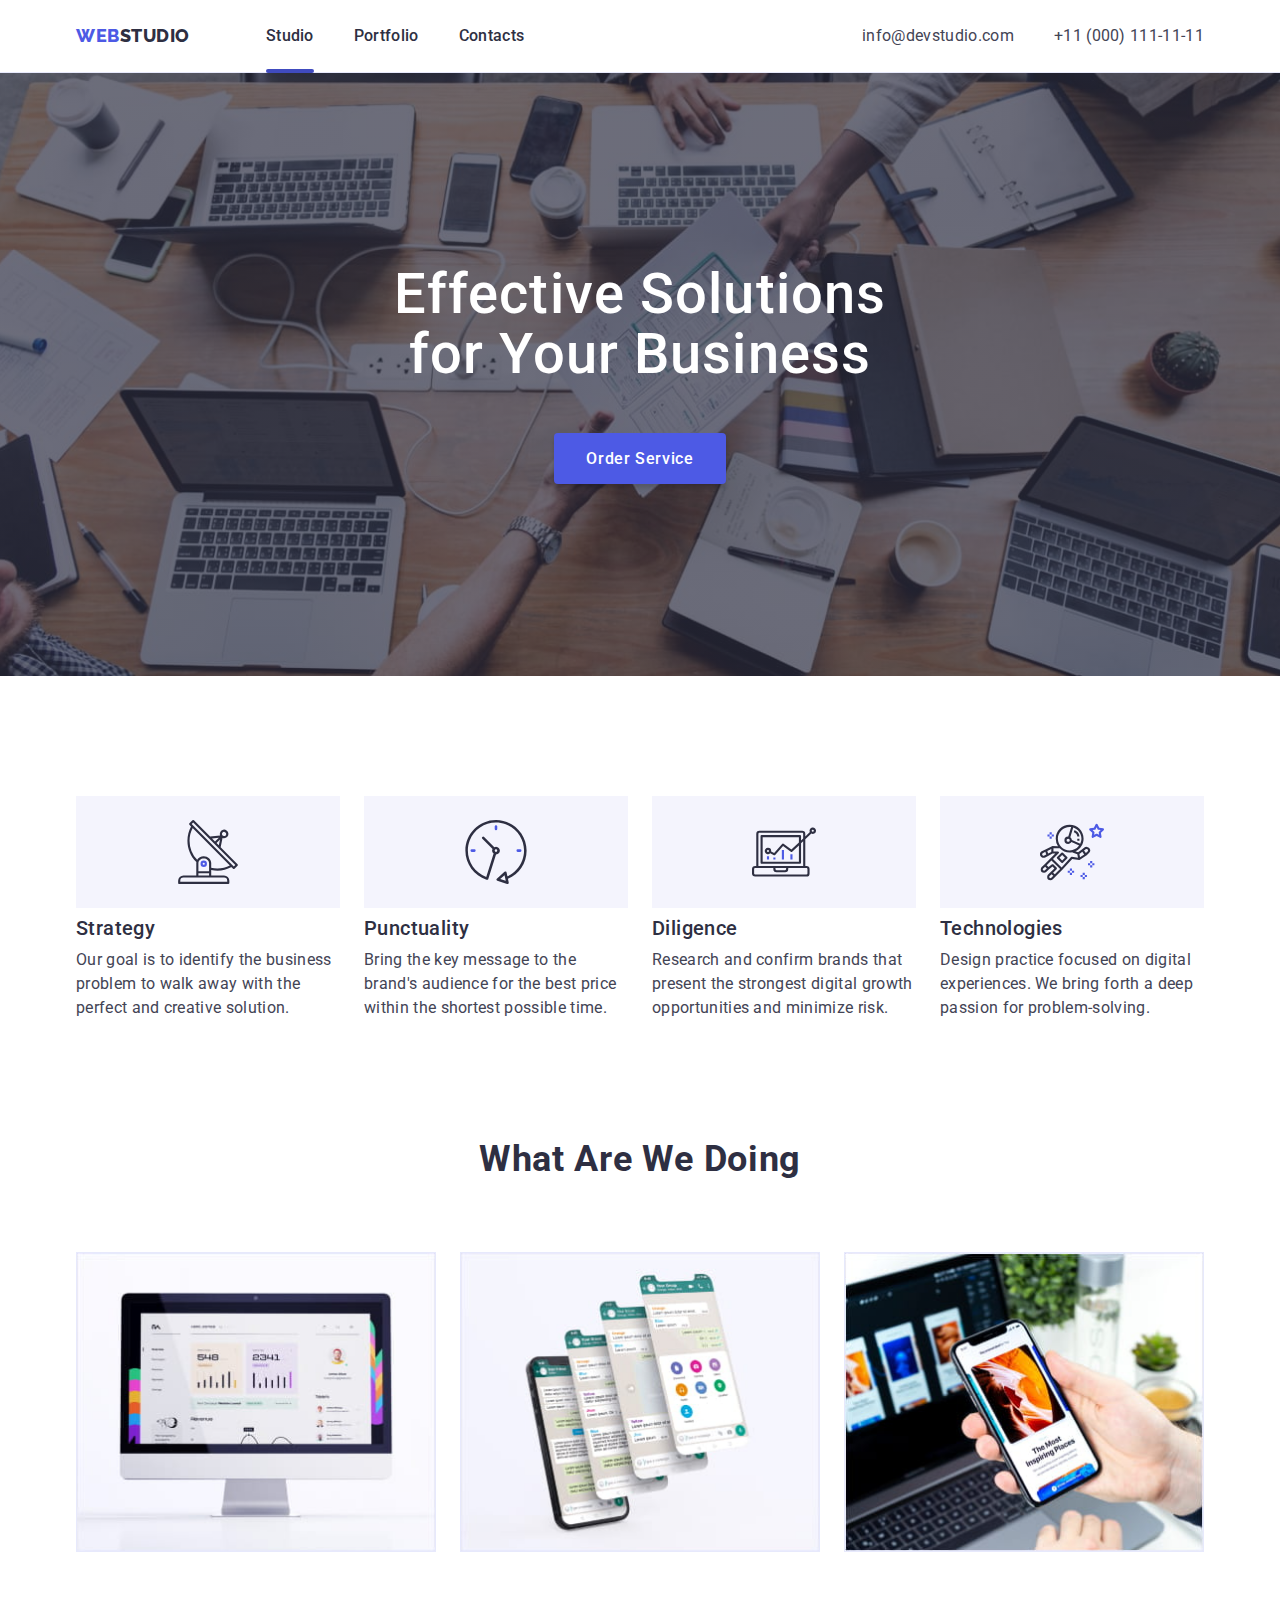
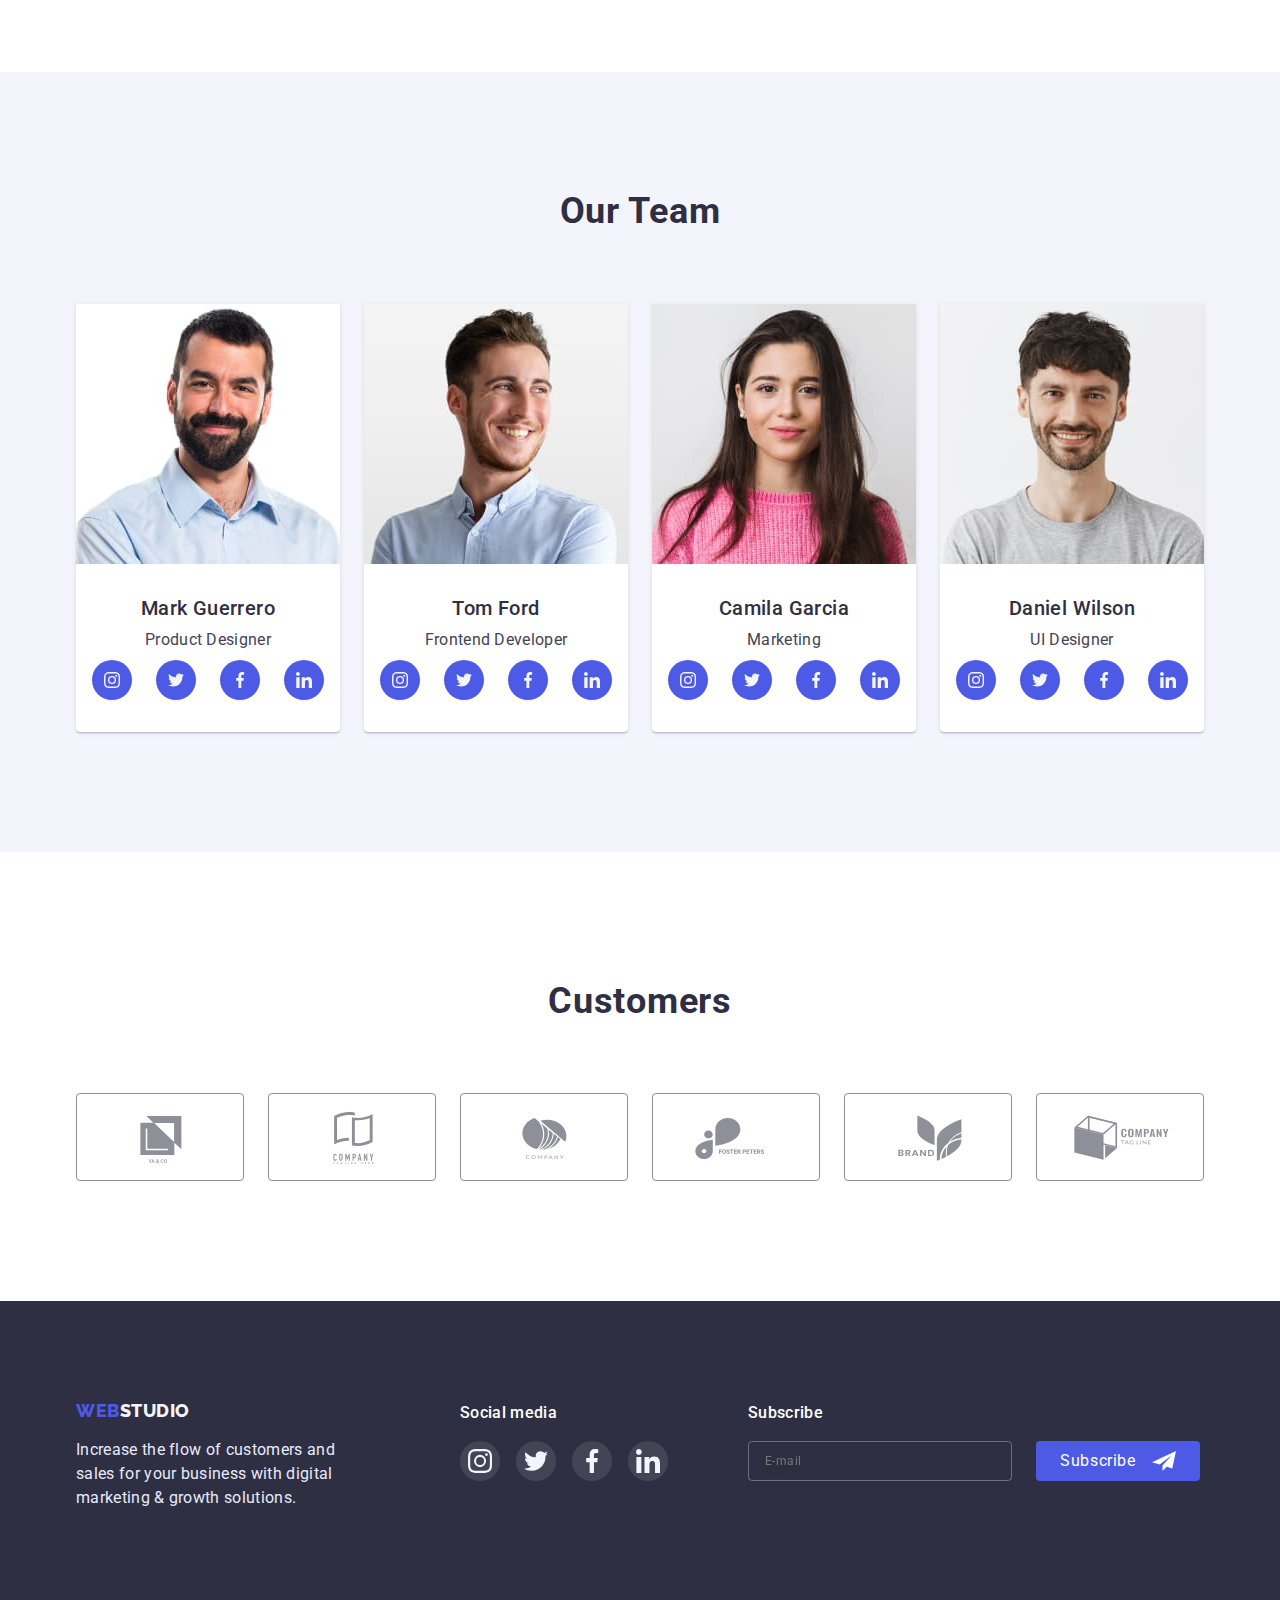
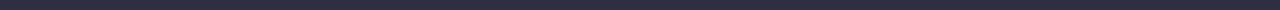
<file: index.html>
<!DOCTYPE html>
<html lang="en">
  <head>
    <meta charset="UTF-8" />
    <meta http-equiv="X-UA-Compatible" content="IE=edge" />
    <meta name="viewport" content="width=device-width, initial-scale=1.0" />
    <title>Document</title>
    <link rel="stylesheet" href="./css/modern-normalize.css" />
    <link rel="stylesheet" href="./css/styles.css" />
    <link rel="preconnect" href="https://fonts.googleapis.com" />
    <link rel="preconnect" href="https://fonts.gstatic.com" crossorigin />
    <link
      href="https://fonts.googleapis.com/css2?family=Raleway:wght@800&family=Roboto:wght@400;500;700;900&display=swap"
      rel="stylesheet"
    />
  </head>
  <body>
    <!--Шапка сторінки-->
    <header class="header">
      <div class="container header-container">
        <!--Логотип-->
        <a href="./index.html" class="logo"
          ><span class="web">Web</span>studio</a
        >

        <!--Розділ основної навігації з посиланнями на секції поточної або інших сторінок-->
        <nav class="navigation">
          <ul class="navigation-list">
            <li>
              <a href="./index.html" class="navigation-link current">Studio</a>
            </li>

            <li>
              <a href="./portfolio.html" class="navigation-link">Portfolio</a>
            </li>

            <li>
              <a href="" class="navigation-link">Contacts</a>
            </li>
          </ul>
        </nav>

        <!--Електронна пошта-->
        <a href="mailto:info@devstudio.com" class="contacts email"
          >info@devstudio.com</a
        >

        <!--Телефонний номер-->
        <a href="tel:+11(000)111-11-11" class="contacts">+11 (000) 111-11-11</a>
      </div>
    </header>

    <!--Основний унікальний контент сторінки-->
    <main>
      <!--Герой-->
      <section class="hero">
        <div class="container hero-container">
          <!--Заголовок-->
          <h1 class="hero-title">
            Effective Solutions<br />
            for Your Business
          </h1>
          <!--Кнопка-->
          <button data-modal-open class="hero-btn">Order Service</button>
        </div>
      </section>
      <!--Переваги компанії-->
      <section class="characteristics">
        <div class="container">
          <ul class="benefits">
            <li class="characteristics-item">
              <div class="icon-wrapper benefits">
                <svg width="64" height="64">
                  <use href="./images/icons.svg#icon-antenna"></use>
                </svg>
              </div>
              <h3 class="header-three-title benefits-header">Strategy</h3>
              <p class="paragraph-text">
                Our goal is to identify the business problem to walk away with
                the perfect and creative solution.
              </p>
            </li>

            <li class="characteristics-item">
              <div class="icon-wrapper benefits">
                <svg width="64" height="64">
                  <use href="./images/icons.svg#icon-clock"></use>
                </svg>
              </div>
              <h3 class="header-three-title benefits-header">Punctuality</h3>
              <p class="paragraph-text">
                Bring the key message to the brand's audience for the best price
                within the shortest possible time.
              </p>
            </li>

            <li class="characteristics-item">
              <div class="icon-wrapper benefits">
                <svg width="64" height="64">
                  <use href="./images/icons.svg#icon-diagram"></use>
                </svg>
              </div>
              <h3 class="header-three-title benefits-header">Diligence</h3>
              <p class="paragraph-text">
                Research and confirm brands that present the strongest digital
                growth opportunities and minimize risk.
              </p>
            </li>

            <li class="characteristics-item">
              <div class="icon-wrapper benefits">
                <svg width="64" height="64">
                  <use href="./images/icons.svg#icon-astronaut"></use>
                </svg>
              </div>
              <h3 class="header-three-title benefits-header">Technologies</h3>
              <p class="paragraph-text">
                Design practice focused on digital experiences. We bring forth a
                deep passion for problem-solving.
              </p>
            </li>
          </ul>
        </div>
      </section>

      <!--Чим займається компанія-->
      <section class="what-company-does">
        <div class="container">
          <!--Заголовок секції-->
          <h2 class="headertwo-title">What are we doing</h2>
          <!--Фотографії платформ для яких створюються продукти-->
          <ul class="unordered-list wawd-photos-list">
            <li>
              <img
                src="images/Rectangle71.jpg"
                alt="Computer display"
                width="360"
                class="wawd-photos"
              />
            </li>
            <li>
              <img
                src="images/Rectangle72.jpg"
                alt="Smartphone screen"
                width="360"
                class="wawd-photos"
              />
            </li>
            <li>
              <img
                src="images/Rectangle73.jpg"
                alt="Smartphone and laptop"
                width="360"
                class="wawd-photos"
              />
            </li>
          </ul>
        </div>
      </section>

      <!--Члени команди-->
      <section class="our-team">
        <div class="container">
          <h2 class="headertwo-title">Our Team</h2>

          <ul class="unordered-list ot-ul">
            <li class="our-team-item">
              <img
                src="images/img1.jpg"
                alt="Grinning black-haired man"
                width="264"
              />
              <h3 class="header-three-title photocards-header">
                Mark Guerrero
              </h3>
              <p class="paragraph-text">Product Designer</p>
              <ul class="soc-list unordered-list">
                <li class="soc-list-item">
                  <a href="" class="soc-list link"
                    ><svg cwidth="16" height="16" class="soc-icon">
                      <use href="./images/icons.svg#icon-instagram"></use></svg
                  ></a>
                </li>
                <li class="soc-list-item">
                  <a href="" class="soc-list link"
                    ><svg width="16" height="16" class="soc-icon">
                      <use href="./images/icons.svg#icon-twitter"></use></svg
                  ></a>
                </li>
                <li class="soc-list-item">
                  <a href="" class="soc-list link"
                    ><svg width="16" height="16" class="soc-icon">
                      <use href="./images/icons.svg#icon-facebook"></use></svg
                  ></a>
                </li>
                <li class="soc-list-item">
                  <a href="" class="soc-list link"
                    ><svg width="16" height="16" class="soc-icon">
                      <use href="./images/icons.svg#icon-linkedin"></use></svg
                  ></a>
                </li>
              </ul>
            </li>

            <li class="our-team-item">
              <img src="images/img2.jpg" alt="Wide-smiling guy" width="264" />
              <h3 class="header-three-title photocards-header">Tom Ford</h3>
              <p class="paragraph-text">Frontend Developer</p>
              <ul class="soc-list unordered-list">
                <li class="soc-list-item">
                  <a href="" class="soc-list link"
                    ><svg width="16" height="16" class="soc-icon">
                      <use href="./images/icons.svg#icon-instagram"></use></svg
                  ></a>
                </li>
                <li class="soc-list-item">
                  <a href="" class="soc-list link"
                    ><svg width="16" height="16" class="soc-icon">
                      <use href="./images/icons.svg#icon-twitter"></use></svg
                  ></a>
                </li>
                <li class="soc-list-item">
                  <a href="" class="soc-list link"
                    ><svg width="16" height="16" class="soc-icon">
                      <use href="./images/icons.svg#icon-facebook"></use></svg
                  ></a>
                </li>
                <li class="soc-list-item">
                  <a href="" class="soc-list link"
                    ><svg width="16" height="16" class="soc-icon">
                      <use href="./images/icons.svg#icon-linkedin"></use></svg
                  ></a>
                </li>
              </ul>
            </li>

            <li class="our-team-item">
              <img
                src="images/img3.jpg"
                alt="The brunette looking in full-face"
                width="264"
              />
              <h3 class="header-three-title photocards-header">
                Camila Garcia
              </h3>
              <p class="paragraph-text">Marketing</p>
              <ul class="soc-list unordered-list">
                <li class="soc-list-item">
                  <a href="" class="soc-list link"
                    ><svg width="16" height="16" class="soc-icon">
                      <use href="./images/icons.svg#icon-instagram"></use></svg
                  ></a>
                </li>
                <li class="soc-list-item">
                  <a href="" class="soc-list link"
                    ><svg width="16" height="16" class="soc-icon">
                      <use href="./images/icons.svg#icon-twitter"></use></svg
                  ></a>
                </li>
                <li class="soc-list-item">
                  <a href="" class="soc-list link"
                    ><svg width="16" height="16" class="soc-icon">
                      <use href="./images/icons.svg#icon-facebook"></use></svg
                  ></a>
                </li>
                <li class="soc-list-item">
                  <a href="" class="soc-list link"
                    ><svg width="16" height="16" class="soc-icon">
                      <use href="./images/icons.svg#icon-linkedin"></use></svg
                  ></a>
                </li>
              </ul>
            </li>

            <li class="our-team-item">
              <img
                src="images/img4.jpg"
                alt="Young guy looking in full-face"
                width="264"
              />
              <h3 class="header-three-title photocards-header">
                Daniel Wilson
              </h3>
              <p class="paragraph-text">UI Designer</p>
              <ul class="soc-list unordered-list">
                <li class="soc-list-item">
                  <a href="" class="soc-list link"
                    ><svg width="16" height="16" class="soc-icon">
                      <use href="./images/icons.svg#icon-instagram"></use></svg
                  ></a>
                </li>
                <li class="soc-list-item">
                  <a href="" class="soc-list link"
                    ><svg width="16" height="16" class="soc-icon">
                      <use href="./images/icons.svg#icon-twitter"></use></svg
                  ></a>
                </li>
                <li class="soc-list-item">
                  <a href="" class="soc-list link"
                    ><svg width="16" height="16" class="soc-icon">
                      <use href="./images/icons.svg#icon-facebook"></use></svg
                  ></a>
                </li>
                <li class="soc-list-item">
                  <a href="" class="soc-list link"
                    ><svg width="16" height="16" class="soc-icon">
                      <use href="./images/icons.svg#icon-linkedin"></use></svg
                  ></a>
                </li>
              </ul>
            </li>
          </ul>
        </div>
      </section>

      <section class="customers">
        <div class="container customers-container">
          <h2 class="headertwo-title">Customers</h2>
          <ul class="customers-list unordered-list">
            <li class="customers-list-item">
              <a href="" class="customers-link">
                <svg width="104" height="56" class="customers-icon">
                  <use href="./images/icons.svg#icon-customers-1"></use>
                </svg>
              </a>
            </li>
            <li class="customers-list-item">
              <a href="" class="customers-link">
                <svg width="104" height="56" class="customers-icon">
                  <use href="./images/icons.svg#icon-customers-2"></use>
                </svg>
              </a>
            </li>
            <li class="customers-list-item">
              <a href="" class="customers-link">
                <svg width="104" height="56" class="customers-icon">
                  <use href="./images/icons.svg#icon-customers-3"></use>
                </svg>
              </a>
            </li>
            <li class="customers-list-item">
              <a href="" class="customers-link">
                <svg width="104" height="56" class="customers-icon">
                  <use href="./images/icons.svg#icon-customers-4"></use>
                </svg>
              </a>
            </li>
            <li class="customers-list-item">
              <a href="" class="customers-link">
                <svg width="104" height="56" class="customers-icon">
                  <use href="./images/icons.svg#icon-customers-5"></use>
                </svg>
              </a>
            </li>
            <li class="customers-list-item">
              <a href="" class="customers-link">
                <svg class="customers-icon" width="104" height="56">
                  <use href="./images/icons.svg#icon-customers-6"></use>
                </svg>
              </a>
            </li>
          </ul>
        </div>
      </section>
    </main>

    <!--Підвал сторінки-->
    <footer class="footer">
      <div class="container footer-container">
        <div>
          <a href="./index.html" class="logo-footer"
            ><span class="web-footer">Web</span>studio</a
          >
          <p class="footer-text">
            Increase the flow of customers and sales for your business with
            digital marketing & growth solutions.
          </p>
        </div>
        <div class="soc-media">
          <h4 class="social-media-header">Social media</h4>
          <ul class="unordered-list soc-media-list">
            <li class="soc-media-item">
              <a href="" class="soc-media link">
                <svg width="24px" height="24px" class="soc-media-icon">
                  <use href="./images/icons.svg#icon-instagram"></use></svg
              ></a>
            </li>
            <li class="soc-media-item">
              <a href="" class="soc-media link">
                <svg width="24px" height="24px" class="soc-media-icon">
                  <use href="./images/icons.svg#icon-twitter"></use></svg
              ></a>
            </li>
            <li class="soc-media-item">
              <a href="" class="soc-media link"
                ><svg width="24px" height="24px" class="soc-media-icon">
                  <use href="./images/icons.svg#icon-facebook"></use></svg
              ></a>
            </li>
            <li class="soc-media-item">
              <a href="" class="soc-media link">
                <svg width="24" height="24" class="soc-media-icon">
                  <use href="./images/icons.svg#icon-linkedin"></use></svg
              ></a>
            </li>
          </ul>
        </div>
        <form class="footer-form">
          <label for="email" class="subscribe">Subscribe</label>
          <div class="input-wrapper">
            <input
              id="email"
              type="email"
              name="email"
              class="footer-input"
              placeholder="E-mail"
              required
            />
            <button type="submit" class="btn-footer">
              <span class="btn-text">Subscribe</span
              ><svg class="btn-icon" width="24" height="24">
                <use href="./images/icons.svg#icon-telegram"></use>
              </svg>
            </button>
          </div>
        </form>
      </div>
    </footer>
    <div data-modal class="backdrop is-hidden">
      <div class="modal">
        <button data-modal-close class="close-modal">
          <svg class="icon icon-close">
            <use href="./images/icons.svg#icon-close"></use>
          </svg>
        </button>
        <p class="modal-header">
          Leave your contacts and we will call you back
        </p>
        <form class="modal-form">
          <label for="name" class="modal-labels first">Name</label>
          <div class="modal-input-wrapp">
            <input
              type="text"
              id="name"
              name="name"
              class="modal-inputs"
              placeholder=" "
              required
            />
            <svg class="input-icon" width="18" height="18">
              <use href="./images/icons.svg#icon-person"></use>
            </svg>
          </div>
          <label for="phone" class="modal-labels">Phone</label>
          <div class="modal-input-wrapp">
            <input
              type="tel"
              id="phone"
              name="phone"
              class="modal-inputs"
              placeholder=" "
              required
            />
            <svg class="input-icon" width="18" height="18">
              <use href="./images/icons.svg#icon-phone"></use>
            </svg>
          </div>
          <label for="email" class="modal-labels">Email</label>
          <div class="modal-input-wrapp">
            <input
              type="email"
              id="email"
              name="email"
              class="modal-inputs"
              placeholder=" "
              required
            />
            <svg class="input-icon" width="18" height="18">
              <use href="./images/icons.svg#icon-email"></use>
            </svg>
          </div>
          <div class="comment-wrapper">
            <label for="comment" class="modal-labels">Comment</label
            ><textarea
              name="comment"
              id="comment"
              class="comment-area"
              placeholder="Text input"
            ></textarea>
          </div>
          <div class="checkbox-wrapper">
            <input
              type="checkbox"
              id="policy-accepting"
              name="policy-accepting"
              class="custom-checkbox"
              required
            /><label for="policy-accepting" class="accepting-label"
              >I accept the terms and conditions of the&nbsp<a
                href=""
                class="priv-pol-link"
                >Privacy Policy</a
              ></label
            >
          </div>
          <div class="btn-modal-wrapper">
            <button type="submit" class="modal-submit">Send</button>
          </div>
        </form>
      </div>
    </div>
    <script src="./js/modal.js"></script>
  </body>
</html>
</file>
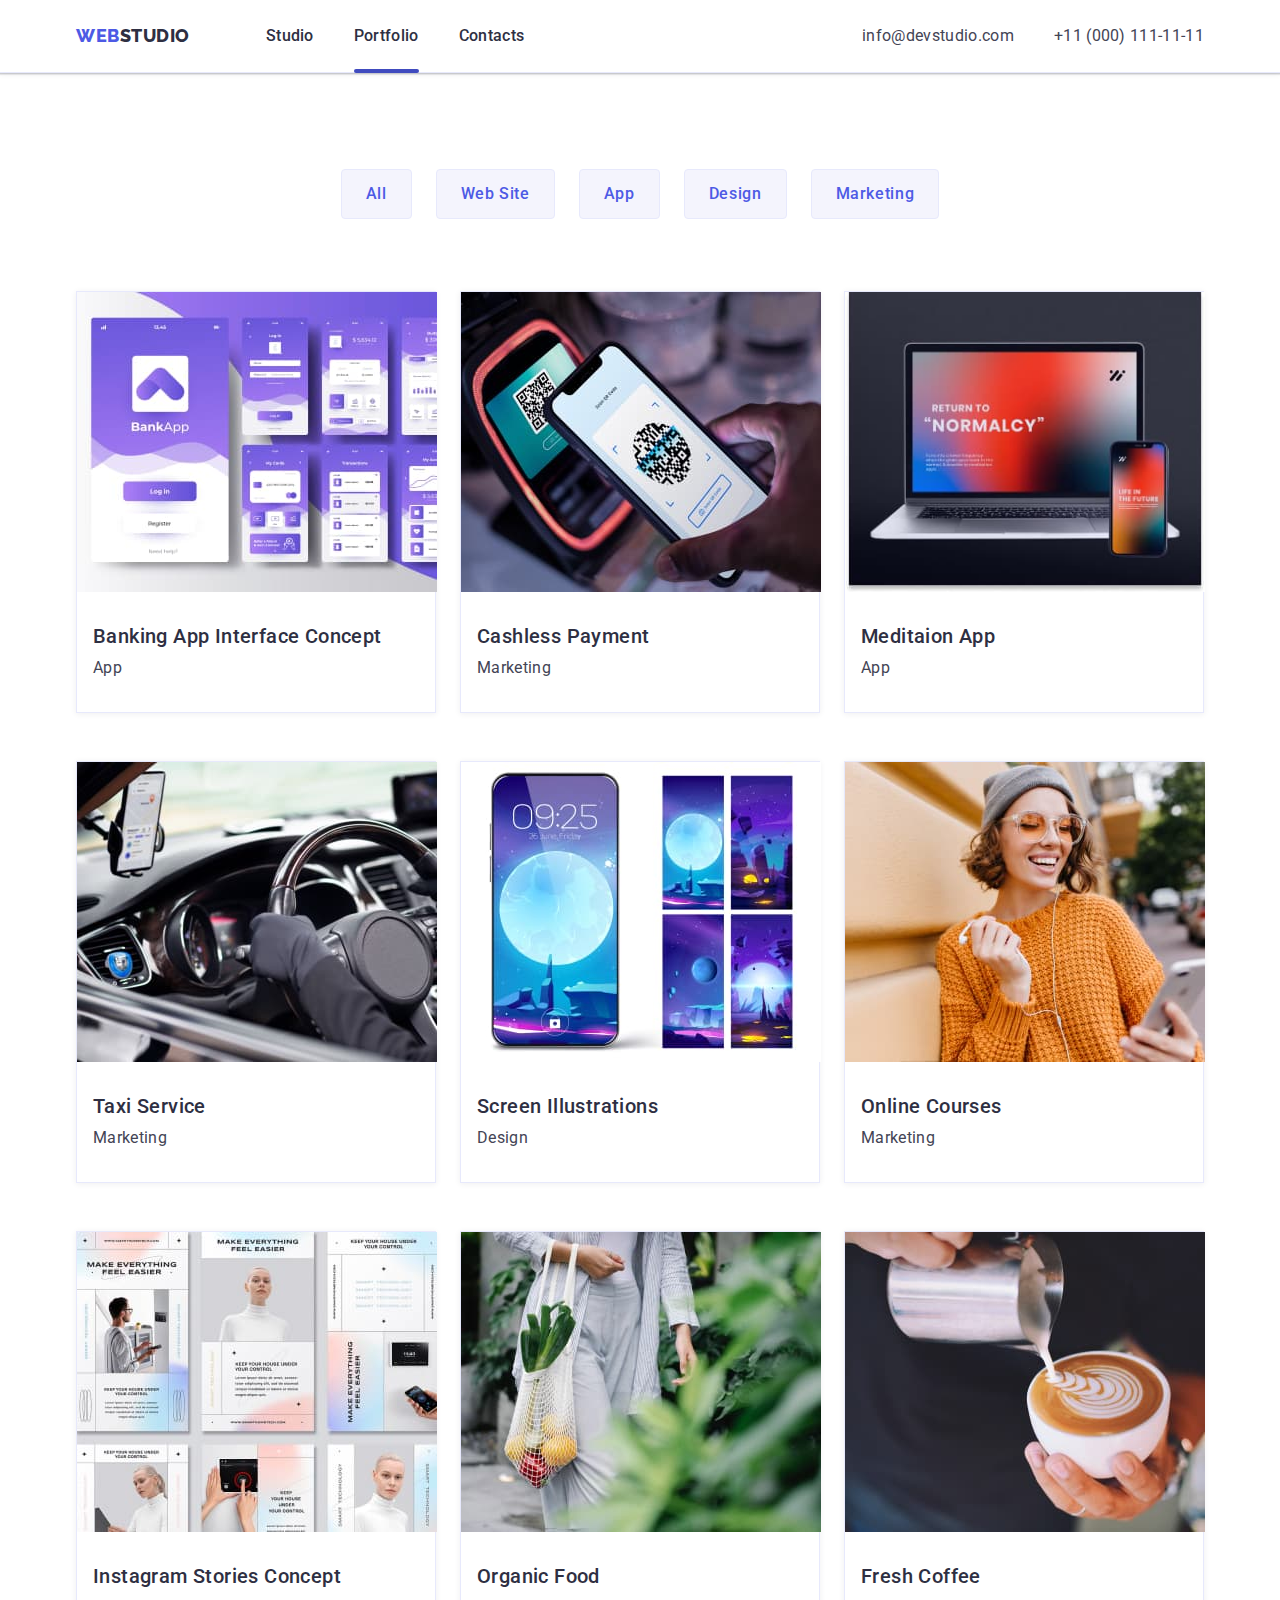
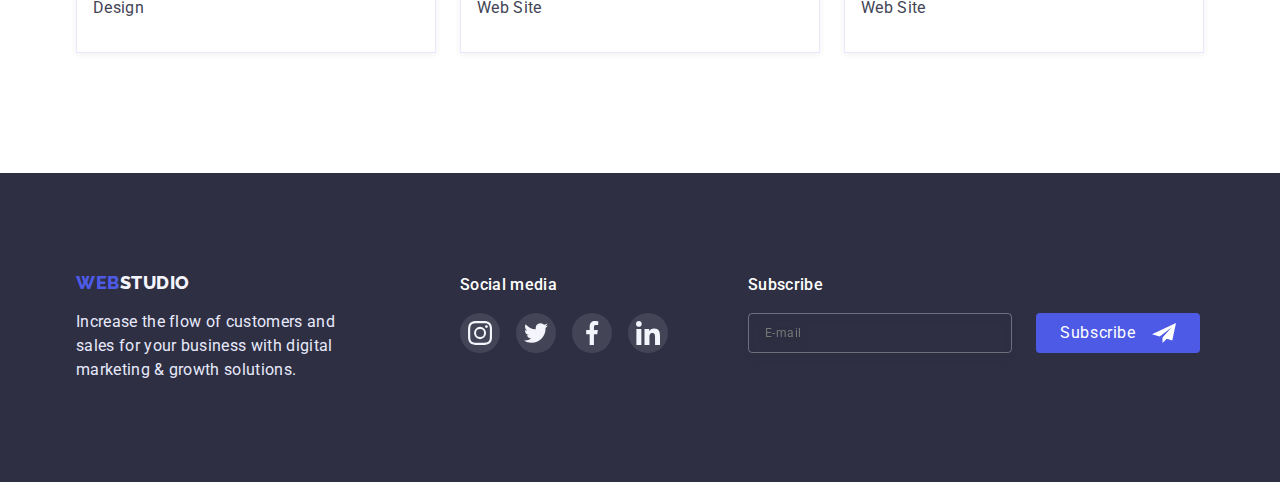
<file: portfolio.html>
<!DOCTYPE html>
<html lang="en">
  <head>
    <meta charset="UTF-8" />
    <meta http-equiv="X-UA-Compatible" content="IE=edge" />
    <meta name="viewport" content="width=device-width, initial-scale=1.0" />
    <title>Document</title>
    <link rel="stylesheet" href="./css/modern-normalize.css" />
    <link rel="stylesheet" href="./css/styles.css" />
    <link rel="preconnect" href="https://fonts.googleapis.com" />
    <link rel="preconnect" href="https://fonts.gstatic.com" crossorigin />
    <link
      href="https://fonts.googleapis.com/css2?family=Raleway:wght@800&family=Roboto:wght@400;500;700;900&display=swap"
      rel="stylesheet"
    />
  </head>
  <body>
    <!--Шапка сторінки-->
    <header class="header">
      <div class="container header-container">
        <!--Логотип-->
        <a href="./index.html" class="logo"
          ><span class="web">Web</span>studio</a
        >

        <!--Розділ основної навігації з посиланнями на секції поточної або інших сторінок-->
        <nav class="navigation">
          <ul class="navigation-list">
            <li>
              <a href="./index.html" class="navigation-link">Studio</a>
            </li>

            <li>
              <a href="./portfolio.html" class="navigation-link current"
                >Portfolio</a
              >
            </li>

            <li>
              <a href="" class="navigation-link">Contacts</a>
            </li>
          </ul>
        </nav>

        <!--Електронна пошта-->
        <a href="mailto:info@devstudio.com" class="contacts email"
          >info@devstudio.com</a
        >

        <!--Телефонний номер-->
        <a href="tel:+11(000)111-11-11" class="contacts">+11 (000) 111-11-11</a>
      </div>
    </header>

    <!--Основний унікальний контент сторінки-->
    <main>
      <section class="examples">
        <div class="container">
          <!--Фільтри-->
          <ul class="filters unordered-list">
            <li><button type="button" class="filters-btn">All</button></li>
            <li><button type="button" class="filters-btn">Web Site</button></li>
            <li><button type="button" class="filters-btn">App</button></li>
            <li><button type="button" class="filters-btn">Design</button></li>
            <li>
              <button type="button" class="filters-btn">Marketing</button>
            </li>
          </ul>

          <!--Основний контент-->
          <ul class="content unordered-list">
            <li class="content-item">
              <div class="overlay-wrapper">
                <img src="./images/img5.jpg" alt="Bank app" width="360" />
                <div class="overlay">
                  <p class="overlay-text">
                    14 Stylish and User-Friendly App Design Concepts · Task
                    Manager App · Calorie Tracker App · Exotic Fruit Ecommerce
                    App · Cloud Storage App
                  </p>
                </div>
              </div>
              <div class="card-text">
                <h2 class="headertwo-portfolio">
                  Banking App Interface Concept
                </h2>
                <p class="text-portfolio">App</p>
              </div>
            </li>
            <li class="content-item">
              <div class="overlay-wrapper">
                <img src="./images/img6.jpg" alt="Smartphone" width="360" />
                <div class="overlay">
                  <p class="overlay-text">
                    14 Stylish and User-Friendly App Design Concepts · Task
                    Manager App · Calorie Tracker App · Exotic Fruit Ecommerce
                    App · Cloud Storage App
                  </p>
                </div>
              </div>
              <div class="card-text">
                <h2 class="headertwo-portfolio">Cashless Payment</h2>
                <p class="text-portfolio">Marketing</p>
              </div>
            </li>
            <li class="content-item">
              <div class="overlay-wrapper">
                <img src="./images/img7.jpg" alt="Laptop" width="360" />
                <div class="overlay">
                  <p class="overlay-text">
                    14 Stylish and User-Friendly App Design Concepts · Task
                    Manager App · Calorie Tracker App · Exotic Fruit Ecommerce
                    App · Cloud Storage App
                  </p>
                </div>
              </div>
              <div class="card-text">
                <h2 class="headertwo-portfolio">Meditaion App</h2>
                <p class="text-portfolio">App</p>
              </div>
            </li>
            <li class="content-item">
              <div class="overlay-wrapper">
                <img src="./images/img8.jpg" alt="Steering wheel" width="360" />
                <div class="overlay">
                  <p class="overlay-text">
                    14 Stylish and User-Friendly App Design Concepts · Task
                    Manager App · Calorie Tracker App · Exotic Fruit Ecommerce
                    App · Cloud Storage App
                  </p>
                </div>
              </div>
              <div class="card-text">
                <h2 class="headertwo-portfolio">Taxi Service</h2>
                <p class="text-portfolio">Marketing</p>
              </div>
            </li>
            <li class="content-item">
              <div class="overlay-wrapper">
                <img
                  src="./images/img9.jpg"
                  alt="Locked smartphone screen"
                  width="360"
                />
                <div class="overlay">
                  <p class="overlay-text">
                    14 Stylish and User-Friendly App Design Concepts · Task
                    Manager App · Calorie Tracker App · Exotic Fruit Ecommerce
                    App · Cloud Storage App
                  </p>
                </div>
              </div>
              <div class="card-text">
                <h2 class="headertwo-portfolio">Screen Illustrations</h2>
                <p class="text-portfolio">Design</p>
              </div>
            </li>
            <li class="content-item">
              <div class="overlay-wrapper">
                <img
                  src="./images/img10.jpg"
                  alt="Joyful girl with a smartphone"
                  width="360"
                />
                <div class="overlay">
                  <p class="overlay-text">
                    14 Stylish and User-Friendly App Design Concepts · Task
                    Manager App · Calorie Tracker App · Exotic Fruit Ecommerce
                    App · Cloud Storage App
                  </p>
                </div>
              </div>
              <div class="card-text">
                <h2 class="headertwo-portfolio">Online Courses</h2>
                <p class="text-portfolio">Marketing</p>
              </div>
            </li>
            <li class="content-item">
              <div class="overlay-wrapper">
                <img
                  src="./images/img11.jpg"
                  alt="Templates of Instagram stories"
                  width="360"
                />
                <div class="overlay">
                  <p class="overlay-text">
                    14 Stylish and User-Friendly App Design Concepts · Task
                    Manager App · Calorie Tracker App · Exotic Fruit Ecommerce
                    App · Cloud Storage App
                  </p>
                </div>
              </div>
              <div class="card-text">
                <h2 class="headertwo-portfolio">Instagram Stories Concept</h2>
                <p class="text-portfolio">Design</p>
              </div>
            </li>
            <li class="content-item">
              <div class="overlay-wrapper">
                <img
                  src="./images/img12.jpg"
                  alt="Woman with natural products"
                  width="360"
                />
                <div class="overlay">
                  <p class="overlay-text">
                    14 Stylish and User-Friendly App Design Concepts · Task
                    Manager App · Calorie Tracker App · Exotic Fruit Ecommerce
                    App · Cloud Storage App
                  </p>
                </div>
              </div>
              <div class="card-text">
                <h2 class="headertwo-portfolio">Organic Food</h2>
                <p class="text-portfolio">Web Site</p>
              </div>
            </li>
            <li class="content-item">
              <div class="overlay-wrapper">
                <img src="./images/img13.jpg" alt="A cup of tee" width="360" />
                <div class="overlay">
                  <p class="overlay-text">
                    14 Stylish and User-Friendly App Design Concepts · Task
                    Manager App · Calorie Tracker App · Exotic Fruit Ecommerce
                    App · Cloud Storage App
                  </p>
                </div>
              </div>
              <div class="card-text">
                <h2 class="headertwo-portfolio">Fresh Coffee</h2>
                <p class="text-portfolio">Web Site</p>
              </div>
            </li>
          </ul>
        </div>
      </section>
    </main>

    <!--Підвал сторінки-->
    <footer class="footer">
      <div class="container footer-container">
        <div>
          <a href="./index.html" class="logo-footer"
            ><span class="web-footer">Web</span>studio</a
          >
          <p class="footer-text">
            Increase the flow of customers and sales for your business with
            digital marketing & growth solutions.
          </p>
        </div>
        <div class="soc-media">
          <h4 class="social-media-header">Social media</h4>
          <ul class="unordered-list soc-media-list">
            <li class="soc-media-item">
              <a href="" class="soc-media link">
                <svg width="24px" height="24px" class="soc-media-icon">
                  <use href="./images/icons.svg#icon-instagram"></use></svg
              ></a>
            </li>
            <li class="soc-media-item">
              <a href="" class="soc-media link">
                <svg width="24px" height="24px" class="soc-media-icon">
                  <use href="./images/icons.svg#icon-twitter"></use></svg
              ></a>
            </li>
            <li class="soc-media-item">
              <a href="" class="soc-media link"
                ><svg width="24px" height="24px" class="soc-media-icon">
                  <use href="./images/icons.svg#icon-facebook"></use></svg
              ></a>
            </li>
            <li class="soc-media-item">
              <a href="" class="soc-media link">
                <svg width="24" height="24" class="soc-media-icon">
                  <use href="./images/icons.svg#icon-linkedin"></use></svg
              ></a>
            </li>
          </ul>
        </div>
        <form class="footer-form">
          <label for="email" class="subscribe">Subscribe</label>
          <div class="input-wrapper">
            <input
              id="email"
              type="email"
              name="email"
              class="footer-input"
              placeholder="E-mail"
              required
            />
            <button type="submit" class="btn-footer">
              <span class="btn-text">Subscribe</span
              ><svg class="btn-icon" width="24" height="24">
                <use href="./images/icons.svg#icon-telegram"></use>
              </svg>
            </button>
          </div>
        </form>
      </div>
    </footer>
  </body>
</html>
</file>
<file: css/styles.css>
:root {
  --background-color: #2e2f42;
  --logo-color: #4d5ae5;
  --basic-text-color: #434455;
  --bg-icon: #f4f4fd;
}

p,
h1,
h2,
h3,
h4,
h5,
h6 {
  margin: 0;
}

ul,
ol {
  margin: 0;
  padding: 0;
}

img {
  display: block;
}

body {
  font-family: "Roboto", sans-serif;
  color: var(--basic-text-color);
}

.container {
  width: 1158px;
  margin: 0 auto;
  padding: 0 15px;
}

/*Header*/
.header-container {
  display: flex;
}

.header {
  background-color: #ffffff;
  padding-top: 24px;
  padding-bottom: 24px;
  border-bottom: 1px solid #e7e9fc;
  box-shadow: 0px 2px 1px rgba(46, 47, 66, 0.08),
    0px 1px 1px rgba(46, 47, 66, 0.16), 0px 1px 6px rgba(46, 47, 66, 0.08);
}

.web,
.logo {
  font-family: "Raleway", sans-serif;
  font-weight: 800;
  font-size: 18px;
  line-height: 1.33;
  display: flex;
  align-items: center;
  letter-spacing: 0.03em;
  text-transform: uppercase;
  text-decoration: none;
}

.logo {
  color: var(--background-color);
  margin-right: 76px;
}

.web {
  color: var(--logo-color);
}

.navigation {
  font-weight: 500;
  font-size: 16px;
  line-height: 1.5;
  letter-spacing: 0.02em;
  margin-right: auto;
}

.navigation-list {
  list-style-type: none;
  display: flex;
  gap: 40px;
}

.navigation-link {
  text-decoration: none;
  color: var(--background-color);
  position: relative;
  transition: color 250ms cubic-bezier(0.4, 0, 0.2, 1);
}

.navigation-link:hover,
.navigation-link:focus,
.navigation-link:active {
  color: #404bbf;
}

.navigation-link.current::after {
  display: block;
  position: absolute;
  content: "";
  background-color: #404bbf;
  width: 100%;
  height: 4px;
  margin-top: 21px;
  border-radius: 2px;
}

.contacts {
  font-size: 16px;
  line-height: 1.5;
  letter-spacing: 0.02em;
  text-decoration: none;
  color: inherit;
  transition: color 250ms cubic-bezier(0.4, 0, 0.2, 1);
}

.contacts:hover,
.contacts:focus,
.contacts:active {
  color: #404bbf;
}

.email {
  margin-right: 40px;
}

/*Main*/
.hero {
  background-color: var(--background-color);
  padding: 192px 0px;
  background-image: linear-gradient(
      rgba(46, 47, 66, 0.7),
      rgba(46, 47, 66, 0.7)
    ),
    url(../images/hero-image.jpg);
  background-repeat: no-repeat;
  background-position: center;
  background-size: cover;
}

.hero-container {
  display: flex;
  flex-direction: column;
  align-items: center;
}

.hero-title {
  font-weight: 500;
  font-size: 56px;
  line-height: 1.07;
  text-align: center;
  letter-spacing: 0.02em;
  color: #ffffff;
  margin-bottom: 48px;
}

.hero-btn {
  font-family: "Roboto", sans-serif;
  font-weight: 500;
  font-size: 16px;
  line-height: 1.2;
  letter-spacing: 0.04em;
  display: flex;
  flex-direction: row;
  align-items: flex-start;
  padding: 16px 32px;
  gap: 10px;
  background-color: var(--logo-color);
  color: #ffffff;
  box-shadow: 0px 4px 4px rgba(0, 0, 0, 0.15);
  border: 0px;
  border-radius: 4px;
  cursor: pointer;
  transition: background-color 250ms cubic-bezier(0.4, 0, 0.2, 1),
    box-shadow 250ms cubic-bezier(0.4, 0, 0.2, 1);
}

.hero-btn:hover,
.hero-btn:focus {
  background-color: var(--logo-color);
  box-shadow: 0px 1px 6px rgba(46, 47, 66, 0.08),
    0px 1px 1px rgba(46, 47, 66, 0.16), 0px 2px 1px rgba(46, 47, 66, 0.08);
}

.hero-btn:active {
  background-color: #404bbf;
  box-shadow: 0px 4px 4px rgba(0, 0, 0, 0.15);
}

.what-company-does {
  padding-bottom: 120px;
}

.benefits {
  display: flex;
  list-style-type: none;
  gap: 24px;
}

.characteristics {
  padding: 120px 0px;
}

.characteristics-item {
  max-width: 264px;
}

.icon-wrapper.benefits {
  height: 112px;
  background-color: var(--bg-icon);
  display: flex;
  justify-content: center;
  align-items: center;
  margin-bottom: 8px;
}

.header-three-title {
  font-weight: 500;
  font-size: 20px;
  line-height: 1.2;
  letter-spacing: 0.02em;
  color: var(--background-color);
}

.benefits-header {
  margin-bottom: 8px;
}

.paragraph-text {
  font-size: 16px;
  line-height: 1.5;
  letter-spacing: 0.02em;
}

.headertwo-title {
  font-weight: 700;
  font-size: 36px;
  line-height: 1.1;
  text-align: center;
  letter-spacing: 0.02em;
  text-transform: capitalize;
  color: var(--background-color);
  margin-bottom: 72px;
}

.unordered-list {
  list-style-type: none;
}

.wawd-photos-list {
  display: flex;
  gap: 24px;
}

.wawd-photos {
  background-image: linear-gradient(
    0deg,
    rgba(77, 90, 229, 0.1),
    rgba(77, 90, 229, 0.1)
  );
  background-blend-mode: soft-light, normal;
  border: 1px solid #e7e9fc;
  flex: none;
  order: 0;
  flex-grow: 0;
}
.our-team {
  background-color: var(--bg-icon);
  padding: 120px 0px;
}

.ot-ul {
  display: flex;
  gap: 24px;
}

.our-team-item {
  background-color: #ffffff;
  display: flex;
  flex-direction: column;
  align-items: center;
  padding-bottom: 32px;
  box-shadow: 0px 1px 6px rgba(46, 47, 66, 0.08),
    0px 1px 1px rgba(46, 47, 66, 0.16), 0px 2px 1px rgba(46, 47, 66, 0.08);
  border-radius: 0px 0px 4px 4px;
}

.photocards-header {
  margin-top: 32px;
  margin-bottom: 8px;
}

.soc-list {
  margin-top: 8px;
  display: flex;
  height: 40px;
  gap: 24px;
  justify-content: center;
  align-items: center;
}

.soc-list-item {
  width: 40px;
  height: 100%;
}

.soc-list.link {
  width: 100%;
  height: 100%;
  border-radius: 50%;
  background-color: var(--logo-color);
  margin-top: 0;
  transition: background-color 250ms cubic-bezier(0.4, 0, 0.2, 1);
}
.soc-list.link:hover,
.soc-list.link:focus,
.soc-list.link:active {
  background-color: #404bbf;
}

.soc-icon {
  fill: var(--bg-icon);
}

/* ЧИСТО ПОГРАТИСЯ МОЖНА РОЗКОМЕНТУВАТИ))))
.soc-list.link:hover .soc-icon,
.soc-list.link:focus .soc-icon,
.soc-list.link:active .soc-icon {
  fill: red;
} */

.customers-container {
  padding-top: 130px;
  padding-bottom: 120px;
}

.customers-list {
  display: flex;
  height: 88px;
  gap: 24px;
}

.customers-list-item {
  height: 100%;
  width: 168px;
  border: 1px solid #8e8f99;
  border-radius: 4px;
  transition: border-color 250ms cubic-bezier(0.4, 0, 0.2, 1);
}

.customers-link {
  height: 100%;
  width: 100%;
  display: flex;
  justify-content: center;
  align-items: center;
}

.customers-icon {
  fill: #8e8f99;
  transition: fill 250ms cubic-bezier(0.4, 0, 0.2, 1);
}
.customers-list-item:hover,
.customers-list-item:focus,
.customers-list-item:active {
  border-color: #404bbf;
}
.customers-link:focus .customers-icon,
.customers-link:active .customers-icon,
.customers-link:hover .customers-icon {
  fill: #404bbf;
}

/*Footer*/
.footer {
  background-color: var(--background-color);
  padding: 100px 0px;
}

.footer-container {
  display: flex;
}

.logo-footer {
  font-family: "Raleway", sans-serif;
  font-weight: 800;
  font-size: 18px;
  line-height: 1.16;
  display: flex;
  align-items: center;
  letter-spacing: 0.03em;
  text-transform: uppercase;
  color: var(--bg-icon);
  text-decoration: none;
  margin-bottom: 16px;
}

.web-footer {
  font-family: "Raleway", sans-serif;
  font-weight: 800;
  font-size: 18px;
  line-height: 1.16;
  display: flex;
  align-items: center;
  letter-spacing: 0.03em;
  text-transform: uppercase;
  color: var(--logo-color);
}

.footer-text {
  font-size: 16px;
  line-height: 1.5;
  letter-spacing: 0.02em;
  color: #e7e9fc;
  max-width: 264px;
}

.soc-media {
  margin-left: 120px;
  margin-right: 80px;
}

.social-media-header {
  font-family: "Roboto", sans-serif;
  font-style: normal;
  font-weight: 500;
  font-size: 16px;
  line-height: 1.5;
  letter-spacing: 0.02em;
  color: #ffffff;
  margin-bottom: 16px;
}

.soc-media-list {
  display: flex;
  gap: 16px;
}
.soc-media-item {
  width: 40px;
  height: 40px;
}
.soc-media.link {
  height: 100%;
  width: 100%;
  margin-left: 0;
  display: flex;
  justify-content: center;
  align-items: center;
  background-color: rgba(255, 255, 255, 0.1);
  border-radius: 50%;
  transition: background-color 250ms cubic-bezier(0.4, 0, 0.2, 1);
}

.soc-media-icon {
  fill: var(--bg-icon);
}

.soc-media.link:hover,
.soc-media.link:focus,
.soc-media.link:active {
  background-color: #31d0aa;
}

/* ЦЕ ТЕЖ ЧИСТО ПО ПРИКОЛУ МОЖНА РОЗКОМЕНТИТИ))) 
.soc-media.link:hover .soc-media-icon,
.soc-media.link:focus .soc-media-icon,
.soc-media.link:active .soc-media-icon {
  fill: red ;
} */

/*Portfolio styles*/
.examples {
  padding-top: 96px;
  padding-bottom: 120px;
}
.filters {
  display: flex;
  gap: 24px;
  justify-content: center;
  margin-bottom: 72px;
}

.filters-btn {
  font-family: "Roboto", sans-serif;
  box-sizing: border-box;
  font-weight: 500;
  font-size: 16px;
  line-height: 1.5;
  display: flex;
  justify-content: center;
  align-items: center;
  text-align: center;
  letter-spacing: 0.04em;
  color: var(--logo-color);
  background-color: var(--bg-icon);
  border: 1px solid #e7e9fc;
  border-radius: 4px;
  cursor: pointer;
  padding: 12px 24px;
  transition: background-color 250ms cubic-bezier(0.4, 0, 0.2, 1),
    color 250ms cubic-bezier(0.4, 0, 0.2, 1),
    box-shadow 250ms cubic-bezier(0.4, 0, 0.2, 1),
    border-radius 250ms cubic-bezier(0.4, 0, 0.2, 1);
}

.filters-btn:hover,
.filters-btn:focus {
  background-color: #404bbf;
  color: #ffffff;
  box-shadow: 0px 3px 1px rgba(0, 0, 0, 0.1), 0px 2px 1px rgba(0, 0, 0, 0.08),
    0px 2px 2px rgba(0, 0, 0, 0.12);
  border-radius: 4px;
}

.content {
  display: flex;
  flex-wrap: wrap;
  column-gap: 24px;
  row-gap: 48px;
}

.content-item {
  background-color: #ffffff;
  display: flex;
  flex-direction: column;
  border: 1px solid #e7e9fc;
  box-shadow: 0px 1px 6px rgba(46, 47, 66, 0.08);
  width: calc((100% - 48px) / 3);
  transition: border 250ms cubic-bezier(0.4, 0, 0.2, 1),
    box-shadow 250ms cubic-bezier(0.4, 0, 0.2, 1);
}

.content-item:hover,
.content-item:focus {
  border: 0.5px solid var(--bg-icon);
  box-shadow: 0px 1px 6px rgba(46, 47, 66, 0.08),
    0px 1px 1px rgba(46, 47, 66, 0.16), 0px 2px 1px rgba(46, 47, 66, 0.08);
}
.overlay-wrapper {
  width: 360px;
  height: 300px;
  position: relative;
  overflow: hidden;
}
.overlay {
  position: absolute;
  top: 0;
  left: 0;
  width: 100%;
  height: 100%;
  background-color: var(--logo-color);
  transform: translateY(100%);
  transition: transform 250ms cubic-bezier(0.4, 0, 0.2, 1);
  padding-top: 40px;
  padding-left: 32px;
  padding-right: 32px;
}

.content-item:hover .overlay,
.content-item:focus .overlay {
  transform: translatex(0%);
}

.overlay > .overlay-text {
  font-size: 16px;
  line-height: 1.5;
  letter-spacing: 0.02em;
  color: var(--bg-icon);
}

.card-text {
  padding: 32px 0px 32px 16px;
}

.headertwo-portfolio {
  font-weight: 500;
  font-size: 20px;
  line-height: 1.2;
  letter-spacing: 0.02em;
  color: var(--background-color);
  margin-bottom: 8px;
}

.text-portfolio {
  font-size: 16px;
  line-height: 1.5;
  letter-spacing: 0.02em;
}

.subscribe {
  font-weight: 500;
  font-size: 16px;
  line-height: 1.5;
  letter-spacing: 0.02em;
  color: #ffffff;
}

.input-wrapper {
  display: flex;
  margin-top: 16px;
  gap: 24px;
}
.footer-input {
  background-color: rgba(0, 0, 0, 0);
  width: 264px;
  height: 40px;
  border: 1px solid rgba(255, 255, 255, 0.3);
  filter: drop-shadow(0px 4px 4px rgba(0, 0, 0, 0.15));
  border-radius: 4px;
  font-weight: 400;
  font-size: 12px;
  line-height: 2;
  letter-spacing: 0.04em;
  color: rgba(255, 255, 255, 0.6);
  padding: 8px 0px 8px 16px;
  outline: none;
  transition: border-color 250ms cubic-bezier(0.4, 0, 0.2, 1);
}

.footer-input:not(placeholder-shown) {
  color: #ffffff;
  font-size: 12px;
  line-height: 1.33;
  letter-spacing: 0.04em;
}

.footer-input:focus,
.footer-input:active {
  border-color: #ffffff;
}

.btn-footer {
  display: flex;
  flex-direction: row;
  justify-content: center;
  align-items: center;
  padding: 8px 24px;
  gap: 16px;
  background-color: var(--logo-color);
  border: 0px;
  border-radius: 4px;
}

.btn-text {
  font-size: 16px;
  line-height: 1.5;
  letter-spacing: 0.04em;
  color: #ffffff;
}

/* Початок оформлення модалки */

.backdrop.is-hidden {
  visibility: hidden;
  opacity: 1;
  pointer-events: none;
}

.backdrop {
  position: fixed;
  display: flex;
  justify-content: center;
  align-items: center;
  background-color: rgba(46, 47, 66, 0.4);
  width: 100vw;
  height: 100vh;
  top: 0px;
}

.modal {
  width: 408px;
  min-height: 576px;
  background-color: #fcfcfc;
  box-shadow: 0px 1px 1px rgba(0, 0, 0, 0.14), 0px 1px 3px rgba(0, 0, 0, 0.12),
    0px 2px 1px rgba(0, 0, 0, 0.2);
  border-radius: 4px;
  padding: 72px 24px 24px 24px;
  transform: scale(100%);
  transition: transform 300ms linear;
  position: relative;
}

.backdrop.is-hidden .modal {
  visibility: visible;
  transform: scale(0%);
}

.close-modal {
  width: 24px;
  height: 24px;
  border-radius: 50%;
  background-color: #e7e9fc;
  border: 1px solid rgba(0, 0, 0, 0.1);
  display: flex;
  justify-content: center;
  align-items: center;
  position: absolute;
  right: 24px;
  top: 24px;
  transition: background-color 250ms cubic-bezier(0.4, 0, 0.2, 1);
}

.close-modal:active,
.close-modal:focus,
.close-modal:hover {
  background-color: #404bbf;
}

.icon-close {
  transition: fill 250ms cubic-bezier(0.4, 0, 0.2, 1);
  width: 8px;
  height: 8px;
}

.close-modal:active .icon-close,
.close-modal:focus .icon-close,
.close-modal:hover .icon-close {
  fill: #ffffff;
}

.modal-header {
  font-weight: 500;
  font-size: 16px;
  line-height: 1.5;
  text-align: center;
  letter-spacing: 0.02em;
  color: var(--background-color);
  margin-bottom: 16px;
  outline: none;
}

.modal-labels {
  font-size: 12px;
  line-height: 1.16;
  letter-spacing: 0.01em;
  color: #8e8f99;
}

.modal-labels.first {
  line-height: 1.33;
  letter-spacing: 0.04em;
}

.modal-input-wrapp {
  position: relative;
  padding: 4px 0px 8px 0px;
}

.modal-inputs {
  padding: 8px 0px 8px 38px;
  height: 40px;
  width: 100%;
  border: 1px solid rgba(33, 33, 33, 0.2);
  border-radius: 4px;
  font-size: 12px;
  line-height: 1.33;
  letter-spacing: 0.04em;
  color: var(--basic-text-color);
  outline: none;
  transition: border 250ms cubic-bezier(0.4, 0, 0.2, 1);
}

.modal-inputs:focus,
.modal-inputs:active,
.comment-area:focus,
.comment-area:active {
  border: 1px solid var(--logo-color);
}

.modal-inputs:focus + .input-icon,
.modal-inputs:active + .input-icon {
  fill: var(--logo-color);
}

.input-icon {
  position: absolute;
  left: 16px;
  top: 50%;
  transform: translateY(-50%);
  transition: fill 250ms cubic-bezier(0.4, 0, 0.2, 1);
}

.comment-area {
  display: block;
  width: 100%;
  height: 120px;
  resize: none;
  margin-top: 4px;
  padding: 8px 0px 0px 16px;
  font-size: 12px;
  line-height: 1.33;
  letter-spacing: 0.04em;
  color: rgba(117, 117, 117, 0.5);
  outline: none;
  border: 1px solid rgba(33, 33, 33, 0.2);
  border-radius: 4px;
  transition: border-color 250ms cubic-bezier(0.4, 0, 0.2, 1);
}

.comment-area:not(placeholder-shown) {
  color: var(--basic-text-color);
}

.checkbox-wrapper {
  padding-top: 16px;
}

.custom-checkbox {
  display: none;
}

.accepting-label {
  display: flex;
  font-size: 12px;
  line-height: 1.33;
  letter-spacing: 0.04em;
  color: #757575;
}

.accepting-label::before {
  content: "";
  width: 16px;
  height: 16px;
  margin-right: 8px;
  background-repeat: no-repeat;
  background-image: url("data:image/svg+xml;charset=utf8,%3Csvg width='16' height='16' viewBox='0 0 16 16' fill='none' xmlns='http://www.w3.org/2000/svg'%3E%3Crect x='0.625' y='0.625' width='14.75' height='14.75' rx='1.375' stroke='%232E2F42' stroke-width='1.25'/%3E%3C/svg%3E");
  transition: background-image 250ms cubic-bezier(0.4, 0, 0.2, 1);
}

.custom-checkbox:checked + .accepting-label::before {
  background-image: url("data:image/svg+xml;charset=utf8,%3Csvg width='16' height='16' viewBox='0 0 16 16' fill='none' xmlns='http://www.w3.org/2000/svg'%3E%3Crect x='0.625' y='0.625' width='14.75' height='14.75' rx='1.375' fill='%23404BBF'/%3E%3Cpath d='M11.4456 4.25506C11.6184 4.08965 11.8483 3.99821 12.0869 4.00003C12.3255 4.00184 12.5541 4.09677 12.7244 4.26478C12.8947 4.4328 12.9934 4.66075 12.9997 4.90055C13.006 5.14034 12.9194 5.37323 12.7582 5.55005L7.86357 11.7044C7.7794 11.7955 7.67782 11.8686 7.5649 11.9194C7.45198 11.9702 7.33003 11.9975 7.20636 11.9998C7.08268 12.0021 6.95981 11.9793 6.8451 11.9328C6.73038 11.8863 6.62618 11.817 6.53872 11.729L3.29283 8.46564C3.20243 8.38096 3.12993 8.27884 3.07965 8.16537C3.02936 8.05191 3.00232 7.92942 3.00014 7.80522C2.99796 7.68102 3.02069 7.55765 3.06696 7.44248C3.11323 7.3273 3.18211 7.22267 3.26947 7.13483C3.35684 7.047 3.4609 6.97775 3.57547 6.93123C3.69003 6.88471 3.81273 6.86186 3.93627 6.86405C4.0598 6.86624 4.18163 6.89343 4.29449 6.94398C4.40734 6.99454 4.50892 7.06743 4.59315 7.15831L7.16189 9.73967L11.4223 4.28219C11.4299 4.27269 11.4381 4.26364 11.4468 4.25506H11.4456Z' fill='%23F4F4FD'/%3E%3Crect x='0.625' y='0.625' width='14.75' height='14.75' rx='1.375' stroke='%23404BBF' stroke-width='1.25'/%3E%3C/svg%3E");
}
.priv-pol-link {
  color: var(--logo-color);
}
.btn-modal-wrapper {
  display: flex;
  justify-content: center;
  padding-top: 24px;
}

.modal-submit {
  min-height: 56px;
  min-width: 169px;
  display: flex;
  align-items: center;
  justify-content: center;
  background: var(--logo-color);
  box-shadow: 0px 4px 4px rgba(0, 0, 0, 0.15);
  border: 0px;
  border-radius: 4px;
  font-weight: 500;
  font-size: 16px;
  line-height: 1.5;
  letter-spacing: 0.04em;
  color: #ffffff;
}
/* Кінець формлення форм модалки */
</file>
